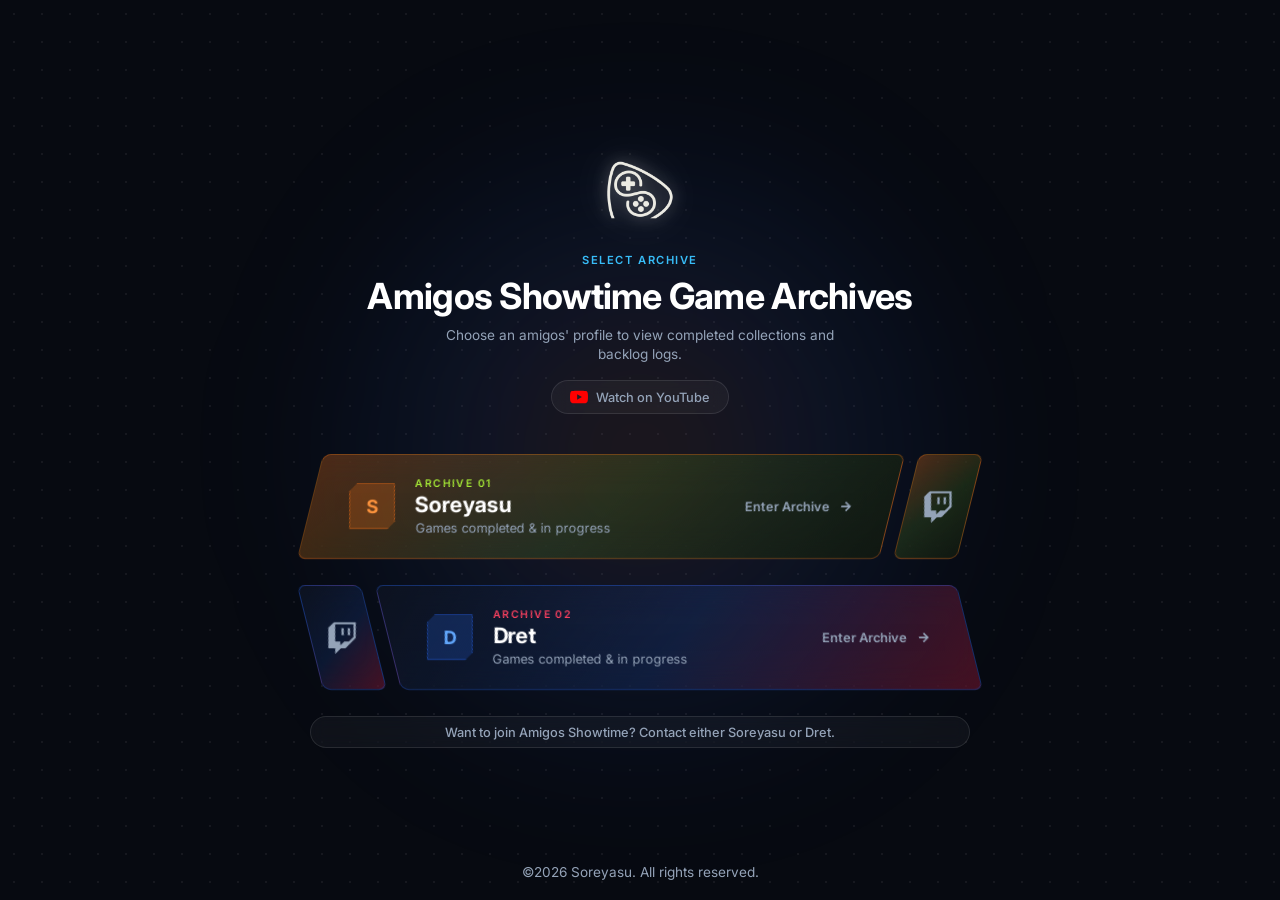
<file: index.html>
<!DOCTYPE html>
<html lang="en">

<head>
  <meta charset="UTF-8">
  <title>Game Archives | Portal</title>
  <meta name="viewport" content="width=device-width, initial-scale=1.0">
  <link rel="preconnect" href="https://fonts.googleapis.com">
  <link rel="preconnect" href="https://fonts.gstatic.com" crossorigin>
  <link href="https://fonts.googleapis.com/css2?family=Inter:wght@400;500;600;700&display=swap" rel="stylesheet">
  <link rel="stylesheet" href="./css/portal.css">
</head>

<body>

  <div class="glow-bg"></div>

  <main class="portal-container">
    <header class="portal-header">
      <img src="./img/newlogoplectrumLight.png" alt="Amigos Showtime Logo" class="portal-logo">
      <span class="sub-badge">Select Archive</span>
      <h1>Amigos Showtime Game Archives</h1>
      <p class="portal-desc">Choose an amigos' profile to view completed collections and backlog logs.</p>
      <a href="https://youtube.com/@amigosshowtime" target="_blank" rel="noopener noreferrer" class="channel-link" title="Watch Amigos Showtime on YouTube">
        <svg width="18" height="18" viewBox="0 0 24 24" fill="currentColor">
          <path d="M23.498 6.186a3.016 3.016 0 0 0-2.122-2.136C19.505 3.545 12 3.545 12 3.545s-7.505 0-9.377.505A3.017 3.017 0 0 0 .502 6.186C0 8.07 0 12 0 12s0 3.93.502 5.814a3.016 3.016 0 0 0 2.122 2.136c1.871.505 9.376.505 9.376.505s7.505 0 9.377-.505a3.015 3.015 0 0 0 2.122-2.136C24 15.93 24 12 24 12s0-3.93-.502-5.814zM9.545 15.568V8.432L15.818 12l-6.273 3.568z"/>
        </svg>
        <span>Watch on YouTube</span>
      </a>
    </header>

    <!-- Zig-Zag Stage with Twitch Action Tiles -->
    <div class="bars-stage">

    <!-- Soreyasu Row -->
      <div class="portal-row">
        <a href="pages/soreyasu.html" class="portal-bar bar-zigzag-left theme-orange-olive">
          <span class="sweep-glow"></span>
          <div class="bar-inner">
            <div class="bar-left">
              <div class="avatar-tag">S</div>
              <div class="bar-info">
                <span class="profile-role">Archive 01</span>
                <h2>Soreyasu</h2>
                <p>Games completed & in progress</p>
              </div>
            </div>
            <div class="enter-btn">
              <span>Enter Archive</span>
              <svg width="15" height="15" viewBox="0 0 24 24" fill="none" stroke="currentColor" stroke-width="2.5">
                <path d="M5 12h14M12 5l7 7-7 7" />
              </svg>
            </div>
          </div>
        </a>

        <a href="https://twitch.tv/soreyasu" target="_blank" rel="noopener noreferrer" class="twitch-btn twitch-top theme-orange-olive" title="Watch Soreyasu on Twitch">
          <svg class="twitch-icon" width="20" height="20" viewBox="0 0 24 24" fill="currentColor">
            <path d="M11.571 4.714h1.715v5.143H11.57zm4.715 0H18v5.143h-1.714zM6 0L1.714 4.286v15.428h5.143V24l4.286-4.286h3.428L22.286 12V0zm14.571 11.143l-3.428 3.428h-3.429l-3 3v-3H6.857V1.714h13.714Z"/>
          </svg>
        </a>
      </div>

      <!-- Dret Row -->
      <div class="portal-row">
        <a href="https://twitch.tv/dretda" target="_blank" rel="noopener noreferrer" class="twitch-btn twitch-bottom theme-blue-red" title="Watch Dret on Twitch">
          <svg class="twitch-icon" width="20" height="20" viewBox="0 0 24 24" fill="currentColor">
            <path d="M11.571 4.714h1.715v5.143H11.57zm4.715 0H18v5.143h-1.714zM6 0L1.714 4.286v15.428h5.143V24l4.286-4.286h3.428L22.286 12V0zm14.571 11.143l-3.428 3.428h-3.429l-3 3v-3H6.857V1.714h13.714Z"/>
          </svg>
        </a>
        <a href="pages/dret.html" class="portal-bar bar-zigzag-right theme-blue-red">
          <span class="sweep-glow"></span>
          <div class="bar-inner">
            <div class="bar-left">
              <div class="avatar-tag">D</div>
              <div class="bar-info">
                <span class="profile-role">Archive 02</span>
                <h2>Dret</h2>
                <p>Games completed & in progress</p>
              </div>
            </div>
            <div class="enter-btn">
              <span>Enter Archive</span>
              <svg width="15" height="15" viewBox="0 0 24 24" fill="none" stroke="currentColor" stroke-width="2.5">
                <path d="M5 12h14M12 5l7 7-7 7" />
              </svg>
            </div>
          </div>
        </a> 
      </div>
      <div class="join"><span>Want to join Amigos Showtime? Contact either Soreyasu or Dret.</span></div>
    </div>
  </main>

  <footer>©2026 Soreyasu. All rights reserved.</footer>
</body>

</html>
</file>
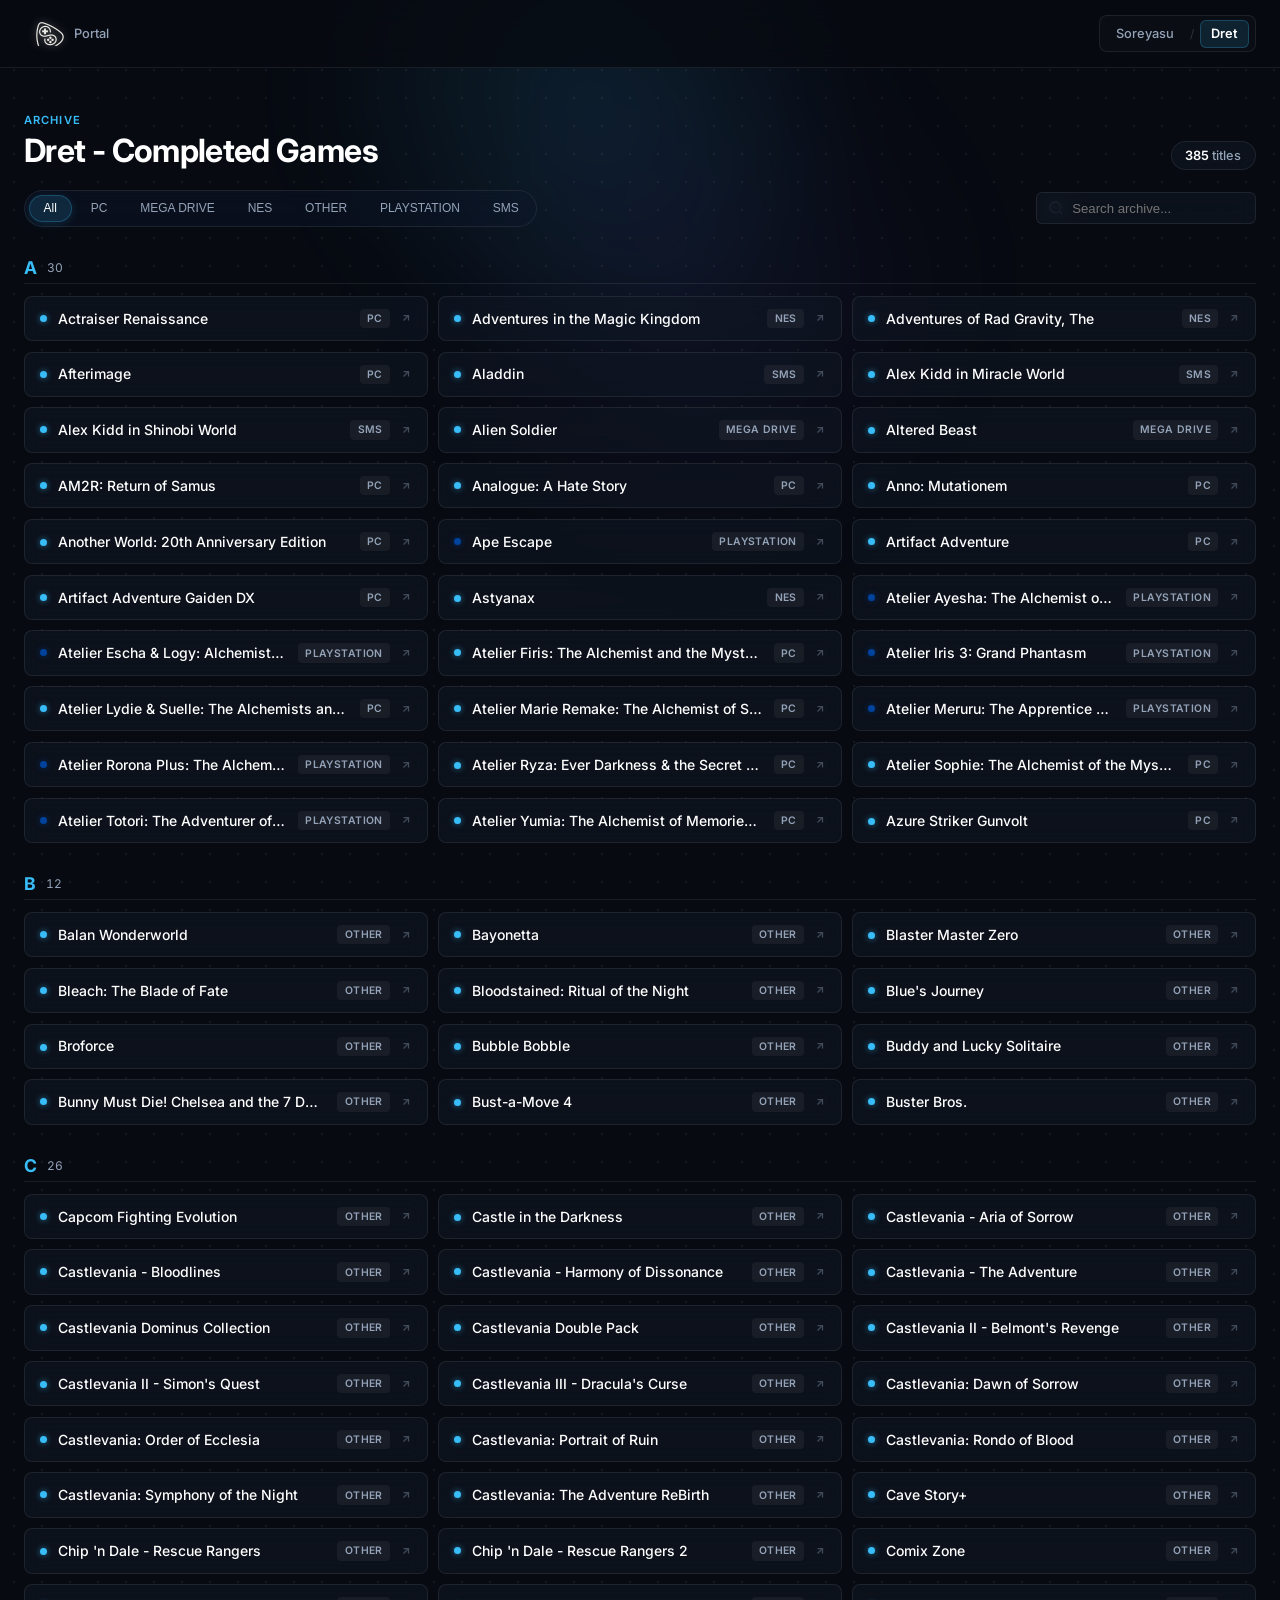
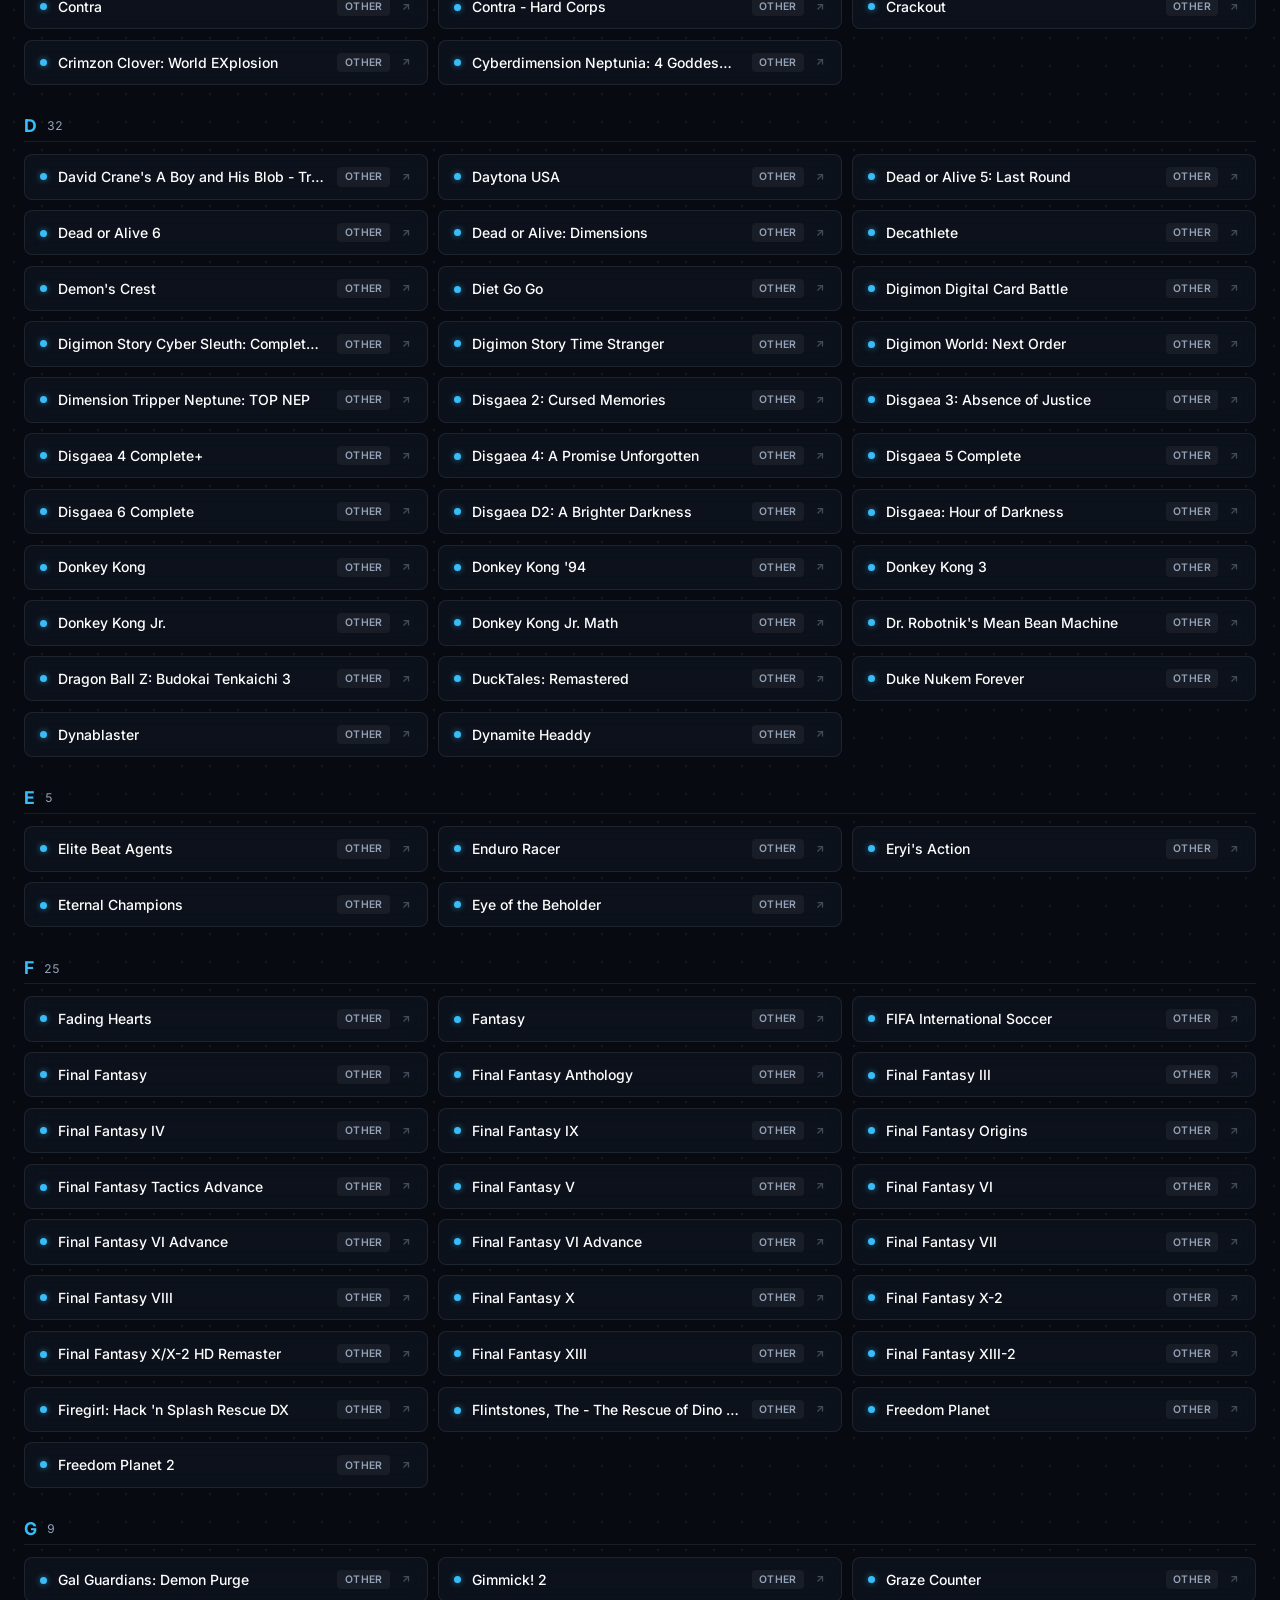
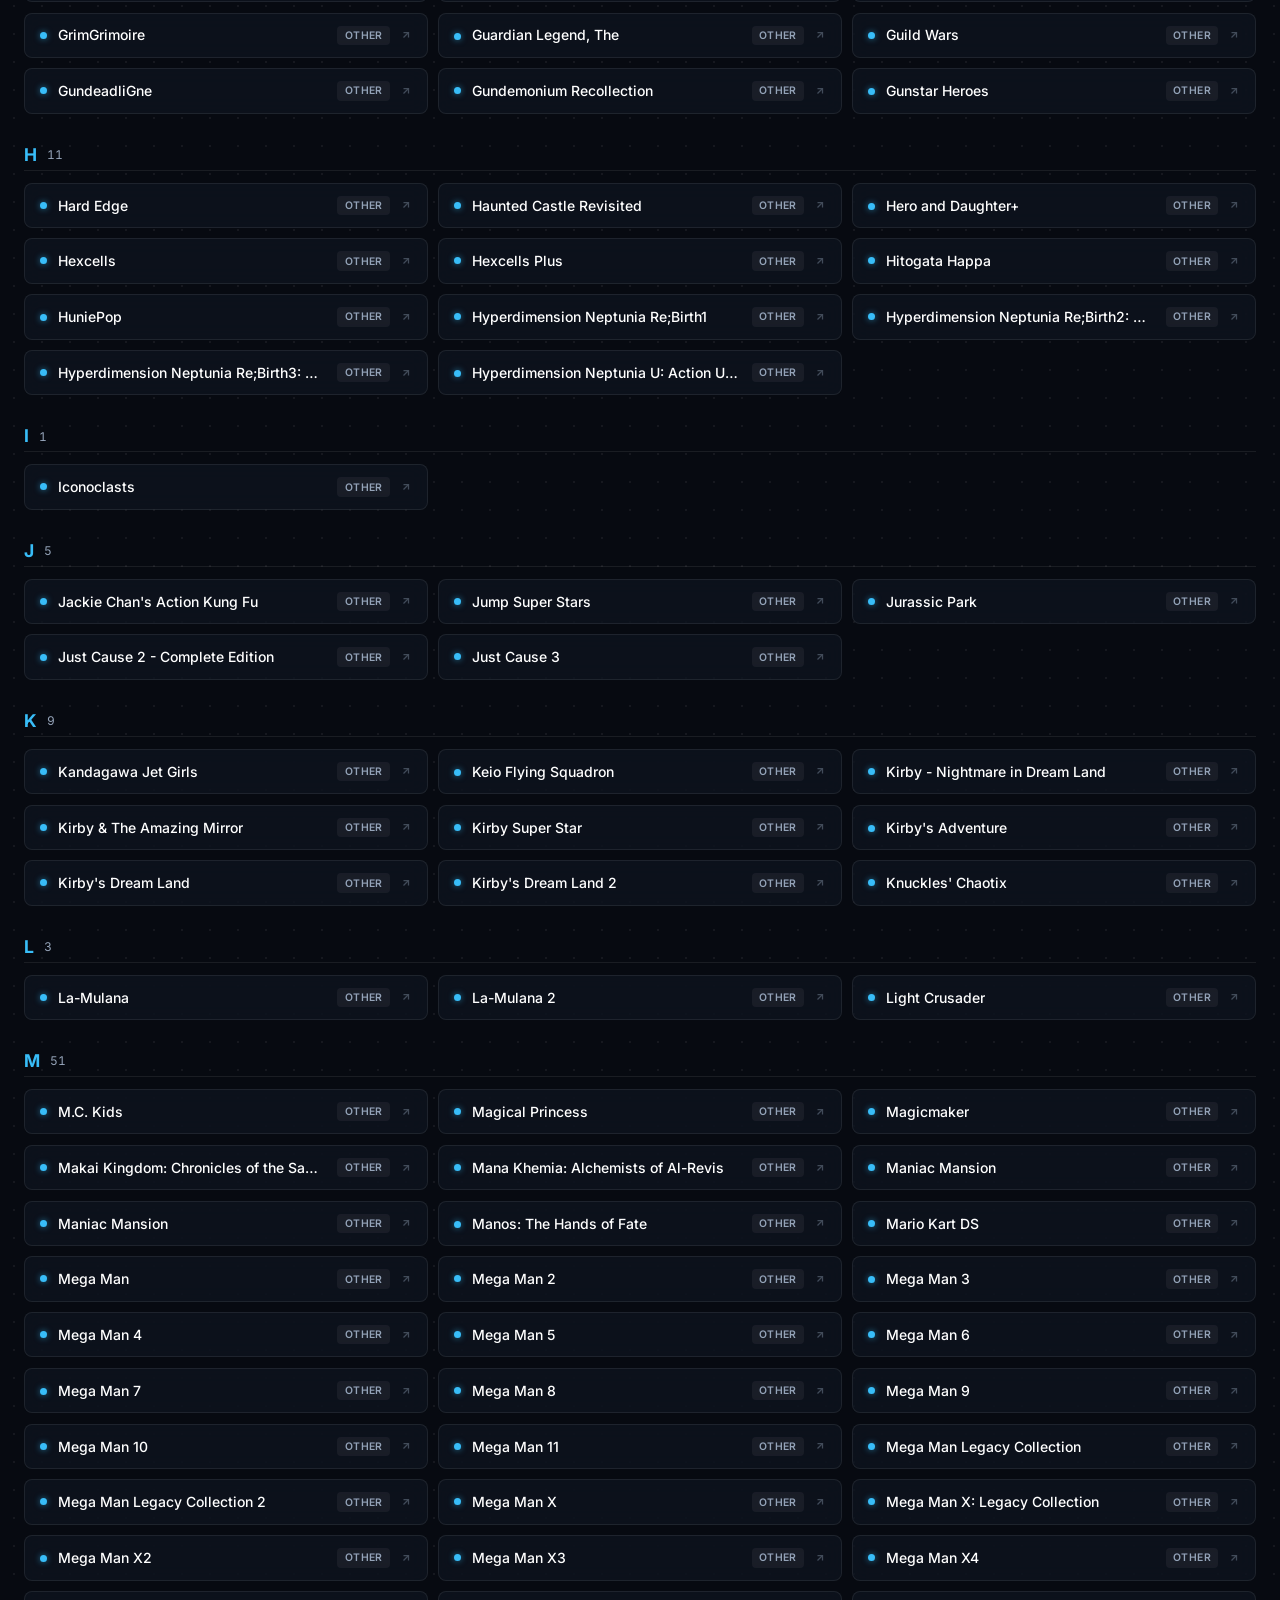
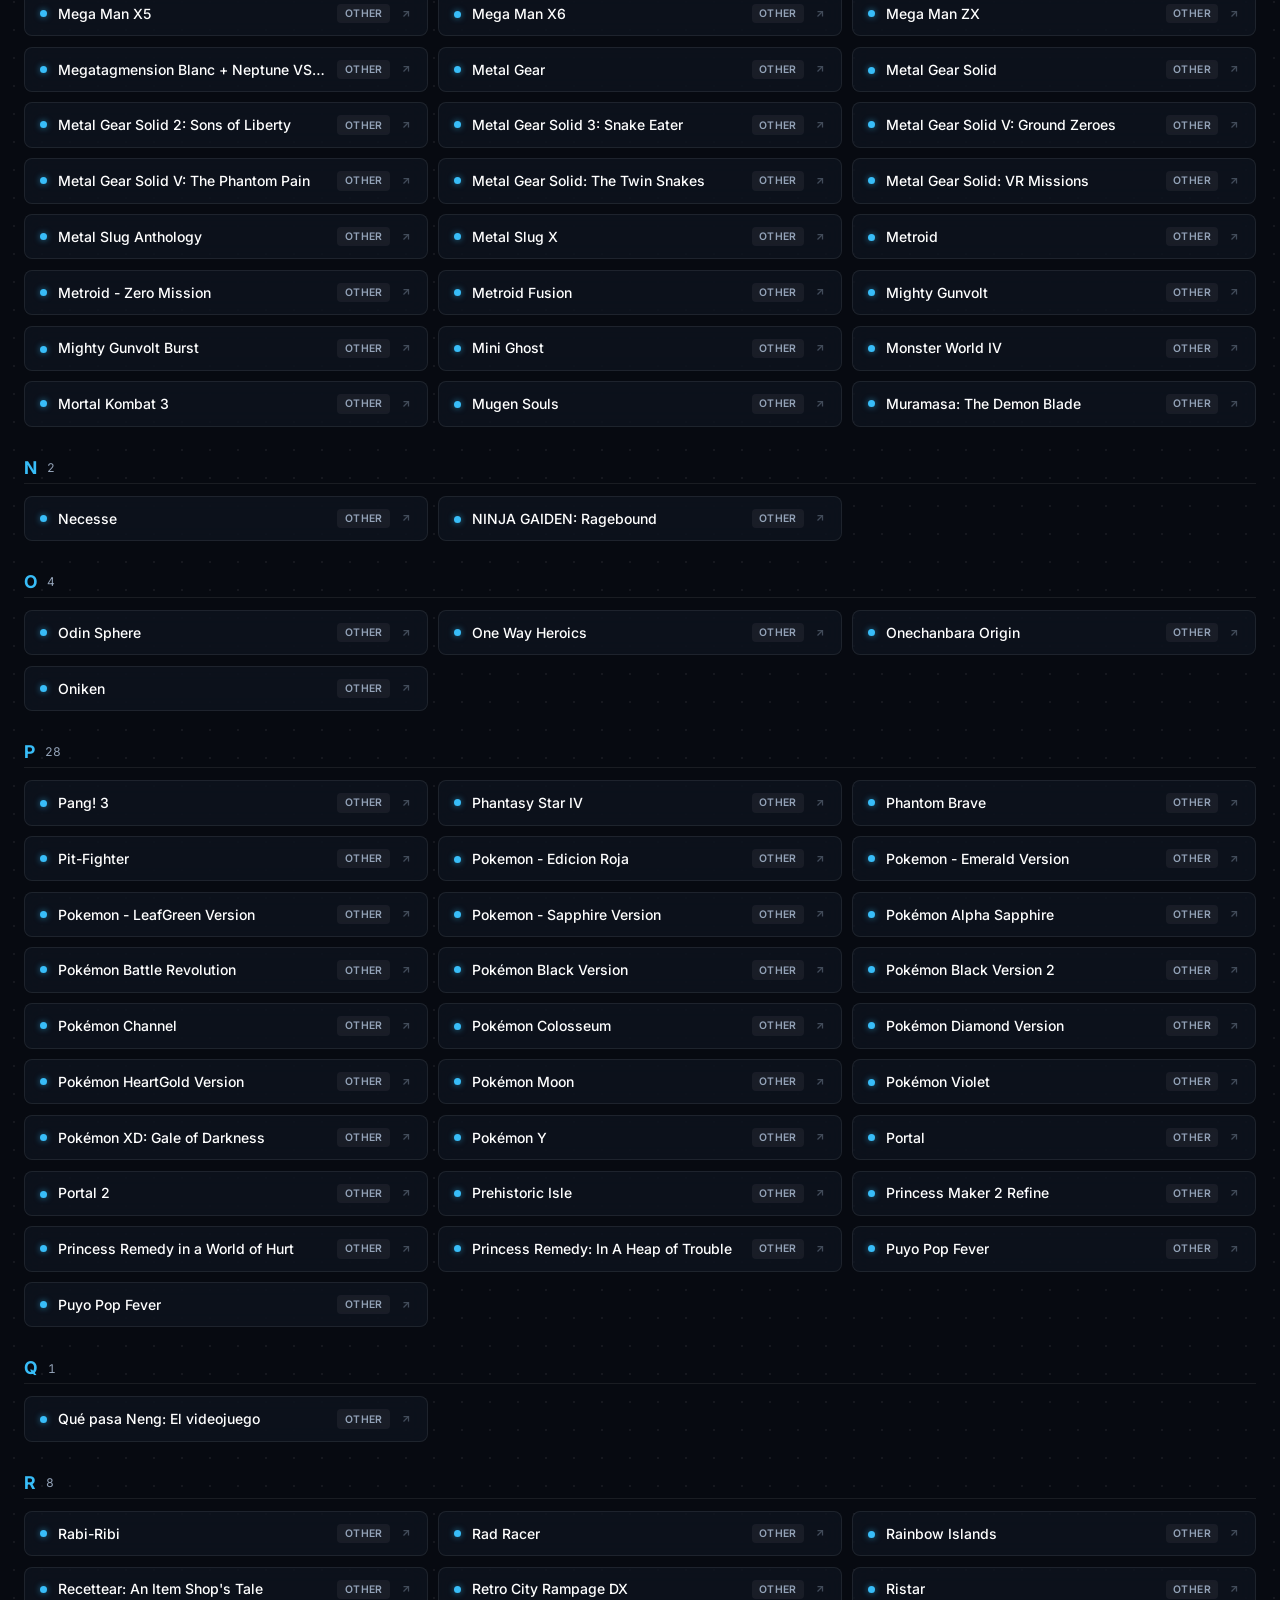
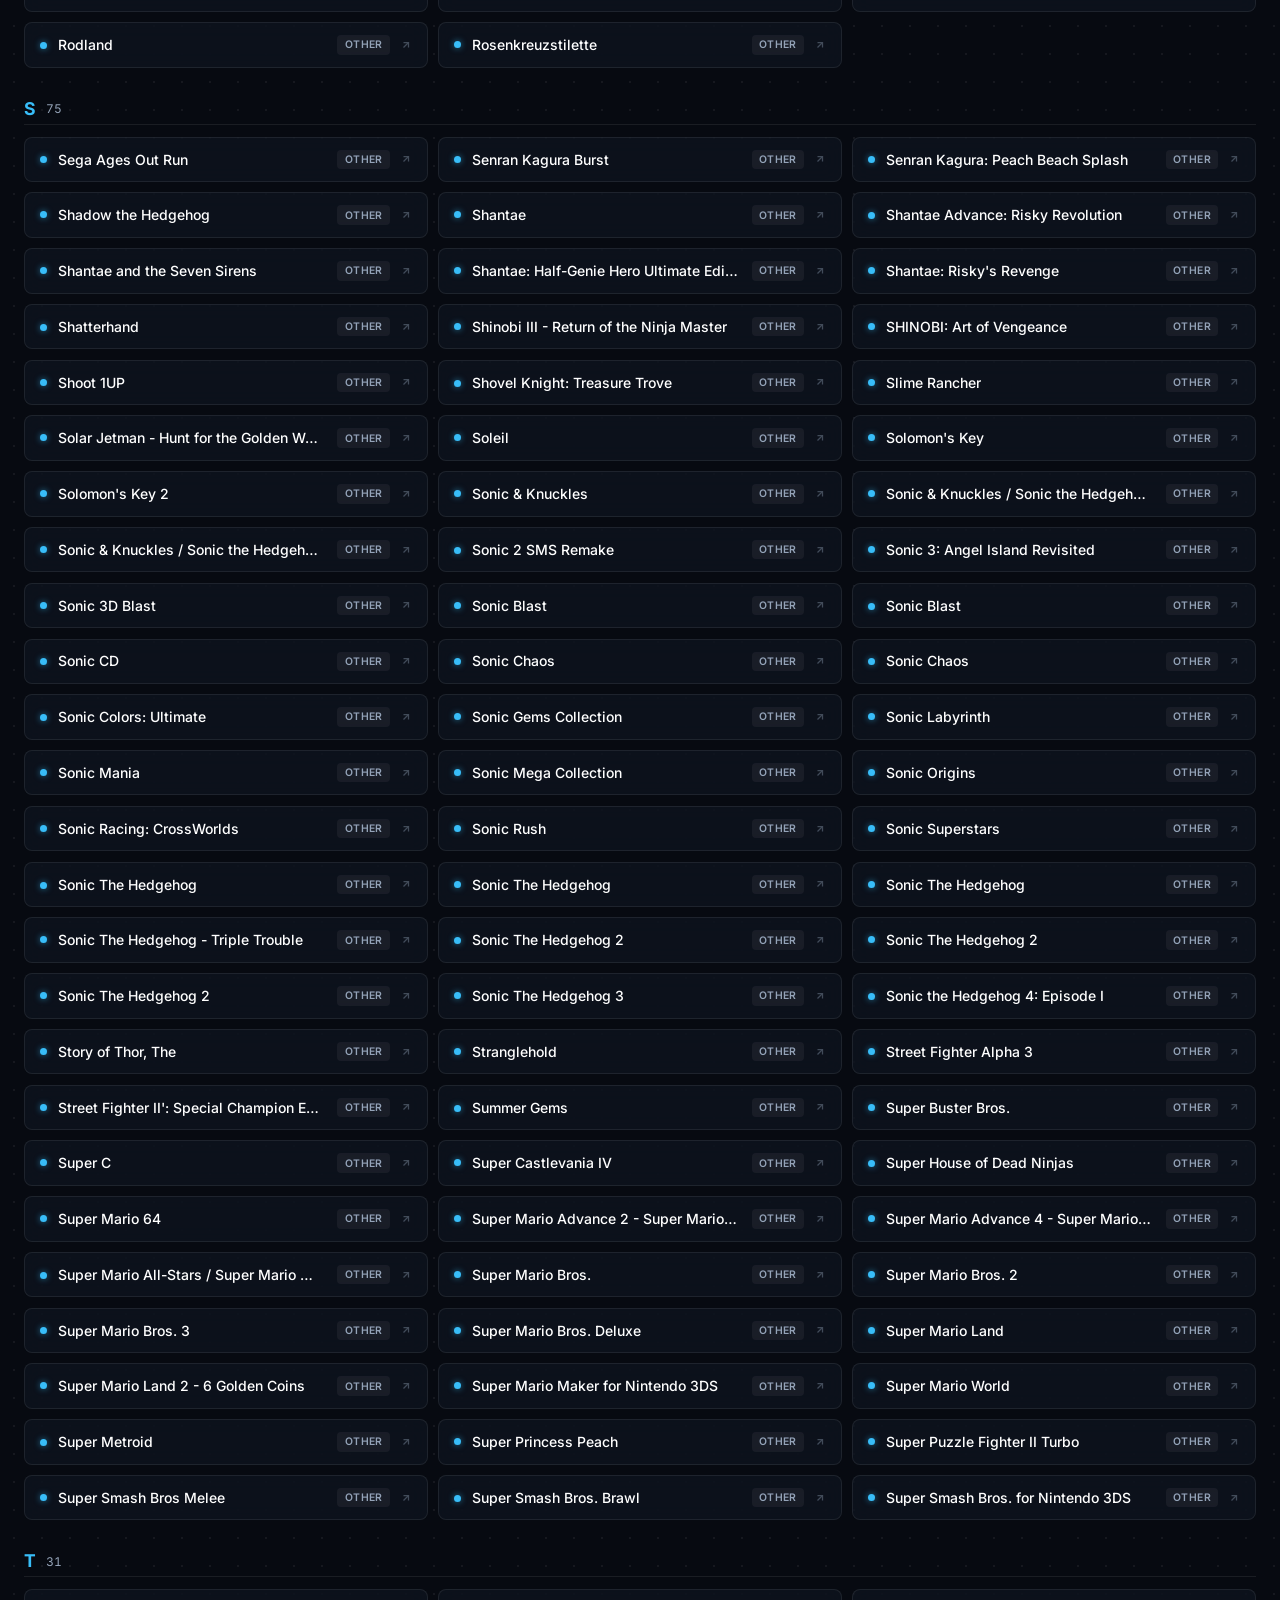
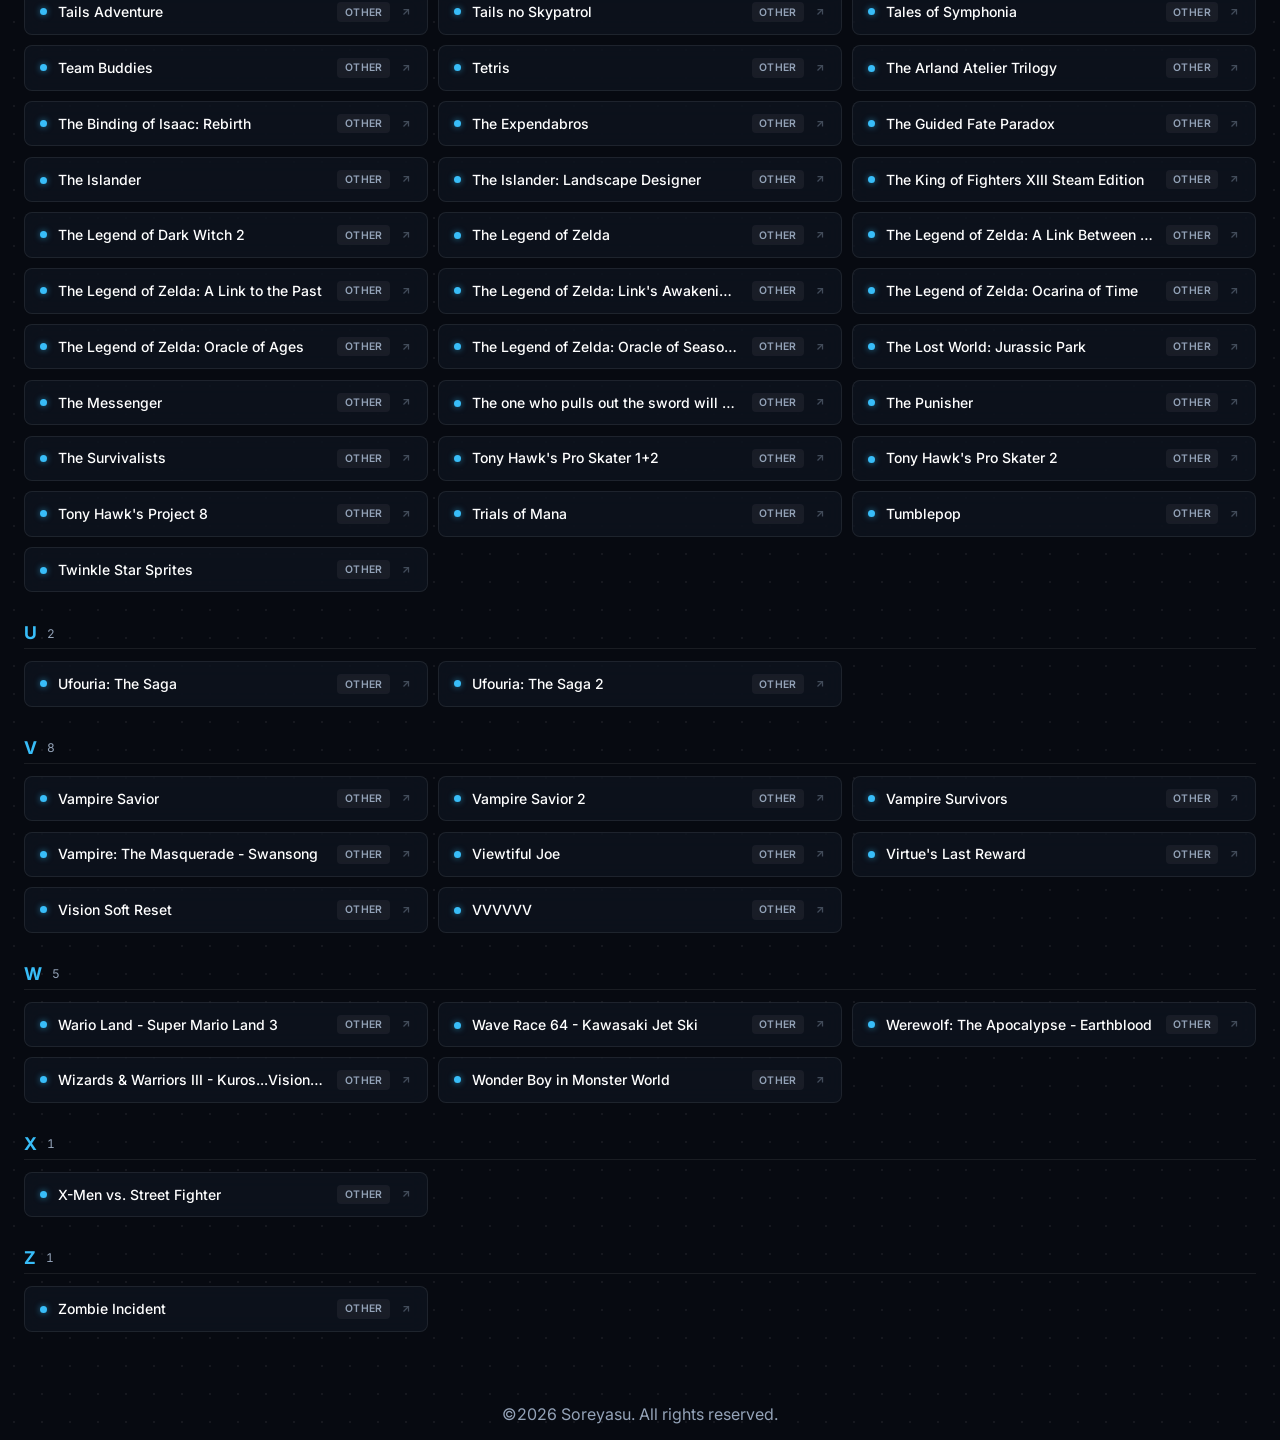
<file: pages/dret.html>
<!DOCTYPE html>
<html lang="en">
<head>
  <meta charset="UTF-8">
  <title>DRET - Completed Games</title>
  <meta name="viewport" content="width=device-width, initial-scale=1.0">
  <link rel="preconnect" href="https://fonts.googleapis.com">
  <link rel="preconnect" href="https://fonts.gstatic.com" crossorigin>
  <link href="https://fonts.googleapis.com/css2?family=Inter:wght@400;500;600;700&display=swap" rel="stylesheet">
  <link rel="stylesheet" href="../css/style.css">
</head>

<body>

  <!-- Top Navigation Bar -->
  <nav class="top-nav">
    <div class="nav-container">
      <a href="../index.html" class="nav-link nav-home">
        <img src="../img/newlogoplectrumLight.png" alt="Amigos Showtime Logo" class="nav-logo">
        <span>Portal</span>
      </a>
      <div class="nav-switch">
        <a href="soreyasu.html" class="nav-link">Soreyasu</a>
        <span class="nav-divider">/</span>
        <span class="nav-link active">Dret</span>
      </div>
    </div>
  </nav>
  <div class="glow-bg"></div>

  <div class="app-container">
    <header>
      <div class="header-main">
        <div>
          <span class="sub-badge">Archive</span>
          <h1>Dret - Completed Games</h1>
        </div>
        <div class="counter-badge">
          <span id="count">0</span> titles
        </div>
      </div>

      <div class="filter-bar">
        <nav class="platform-pills" id="platform-tabs">
          <button class="pill active" data-platform="ALL">All</button>
        </nav>

        <div class="controls">
          <div class="search-wrap">
            <svg width="16" height="16" viewBox="0 0 24 24" fill="none" stroke="currentColor" stroke-width="2"><circle cx="11" cy="11" r="8"/><path d="m21 21-4.3-4.3"/></svg>
            <input type="text" id="search" placeholder="Search archive...">
          </div>
          <!--<select id="year-filter">
            <option value="ALL">All Years</option>
          </select> -->
        </div>
      </div>
    </header>

    <main class="grid" id="game-grid"></main>
  </div>
  <footer>©2026 Soreyasu. All rights reserved.</footer>
  <script src="../scripts/script.js"></script>
</body>
</html>
</file>
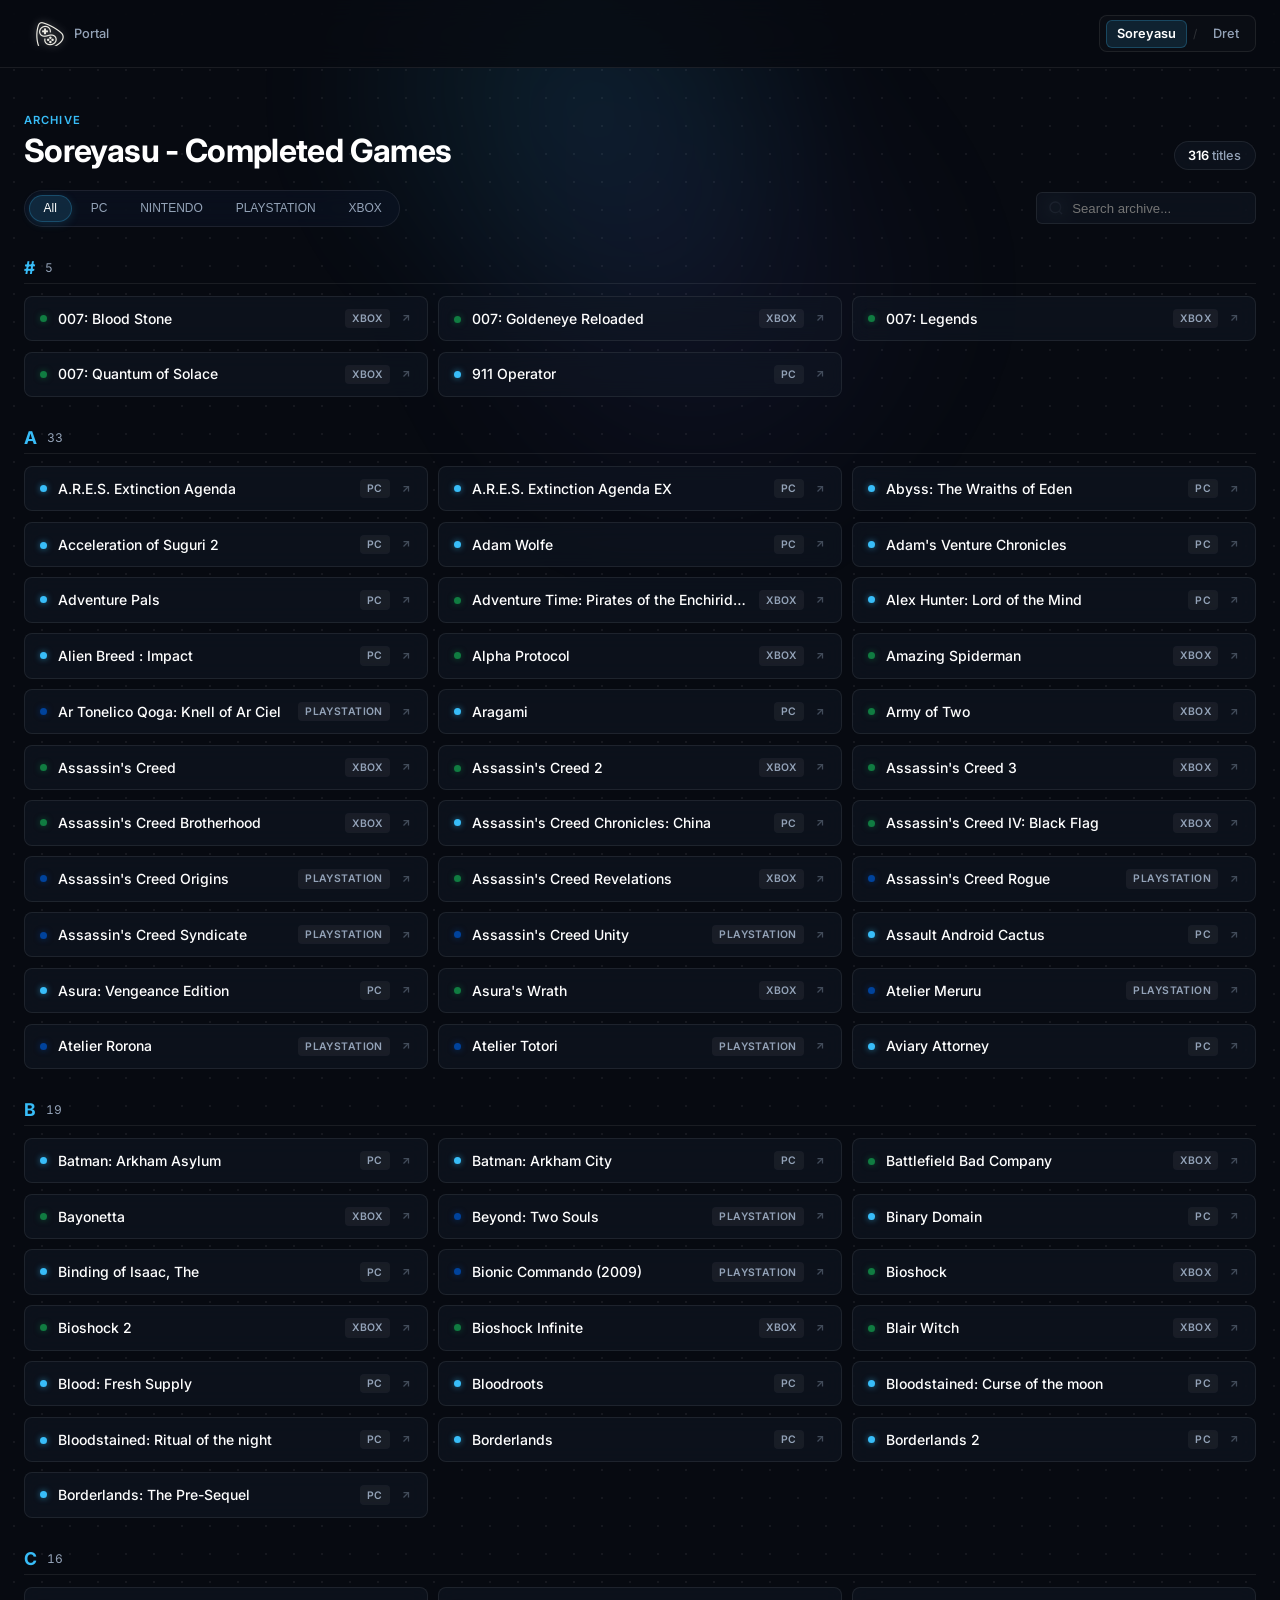
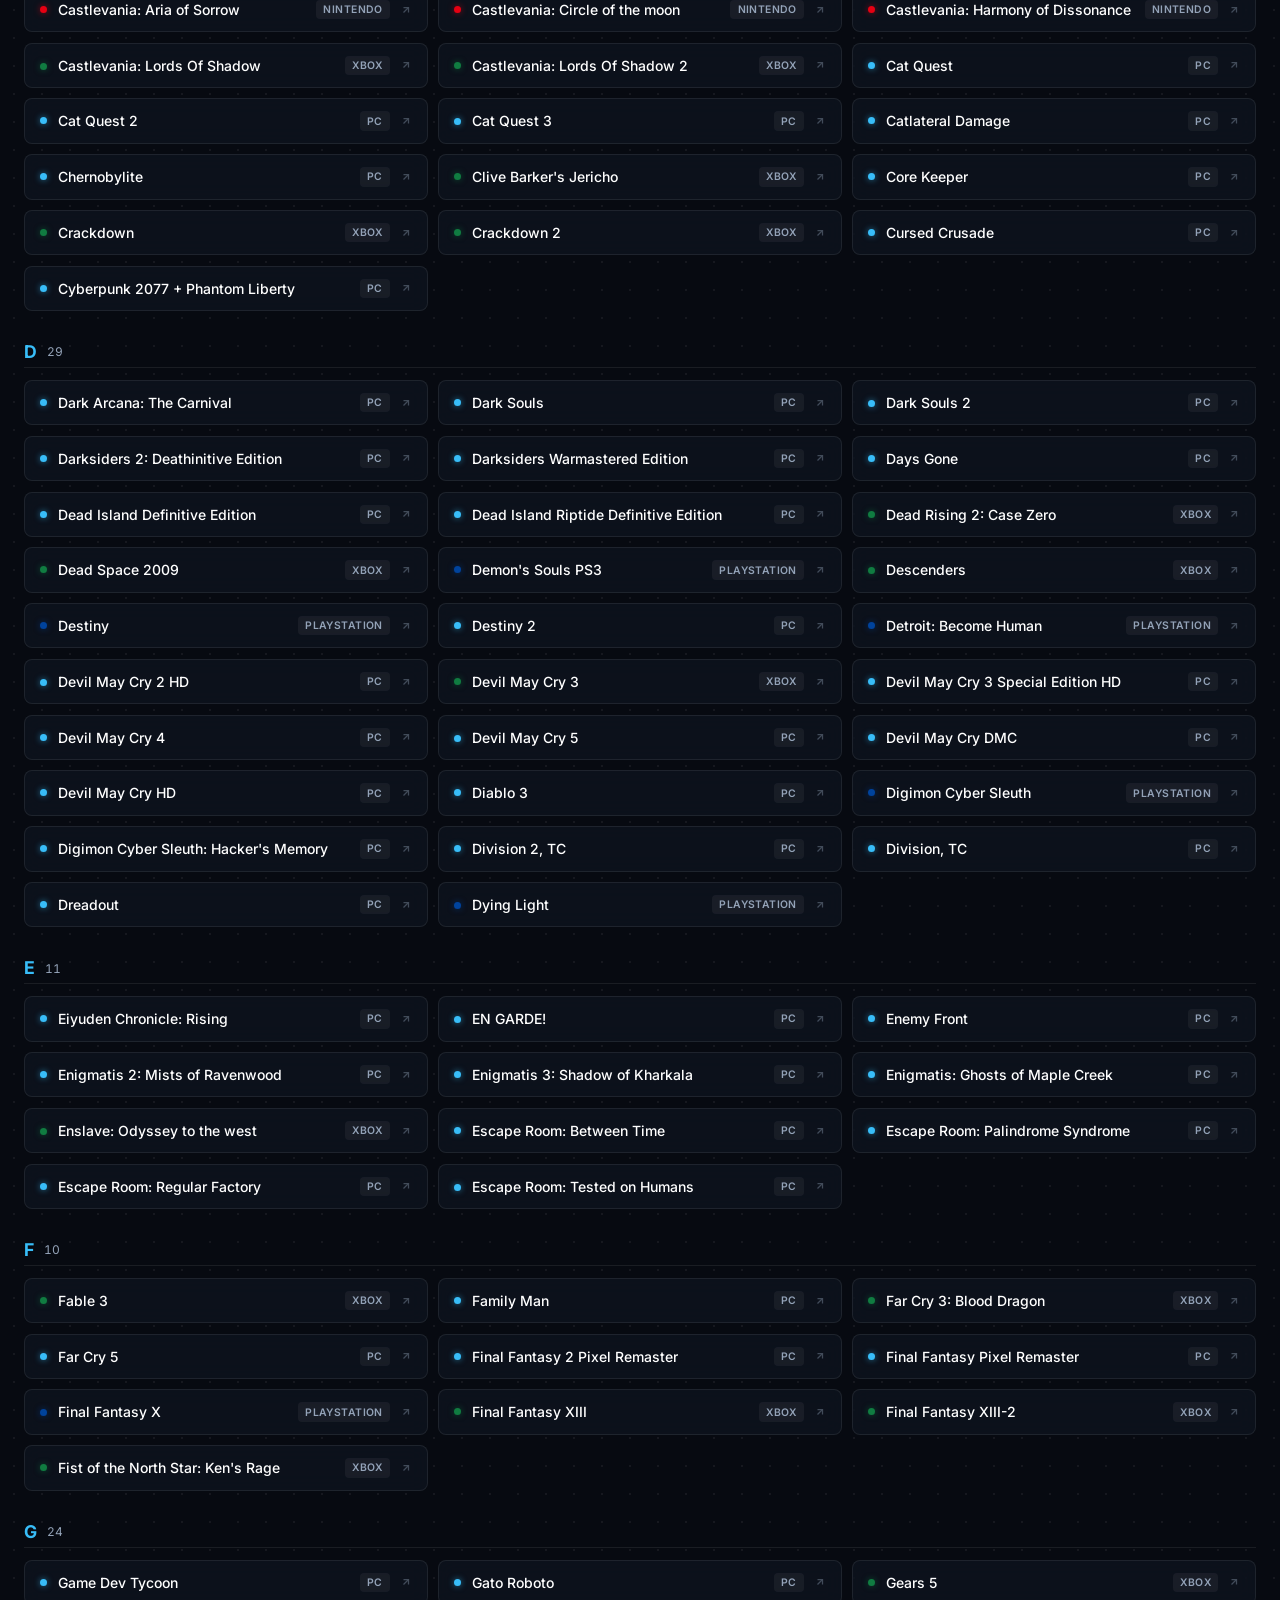
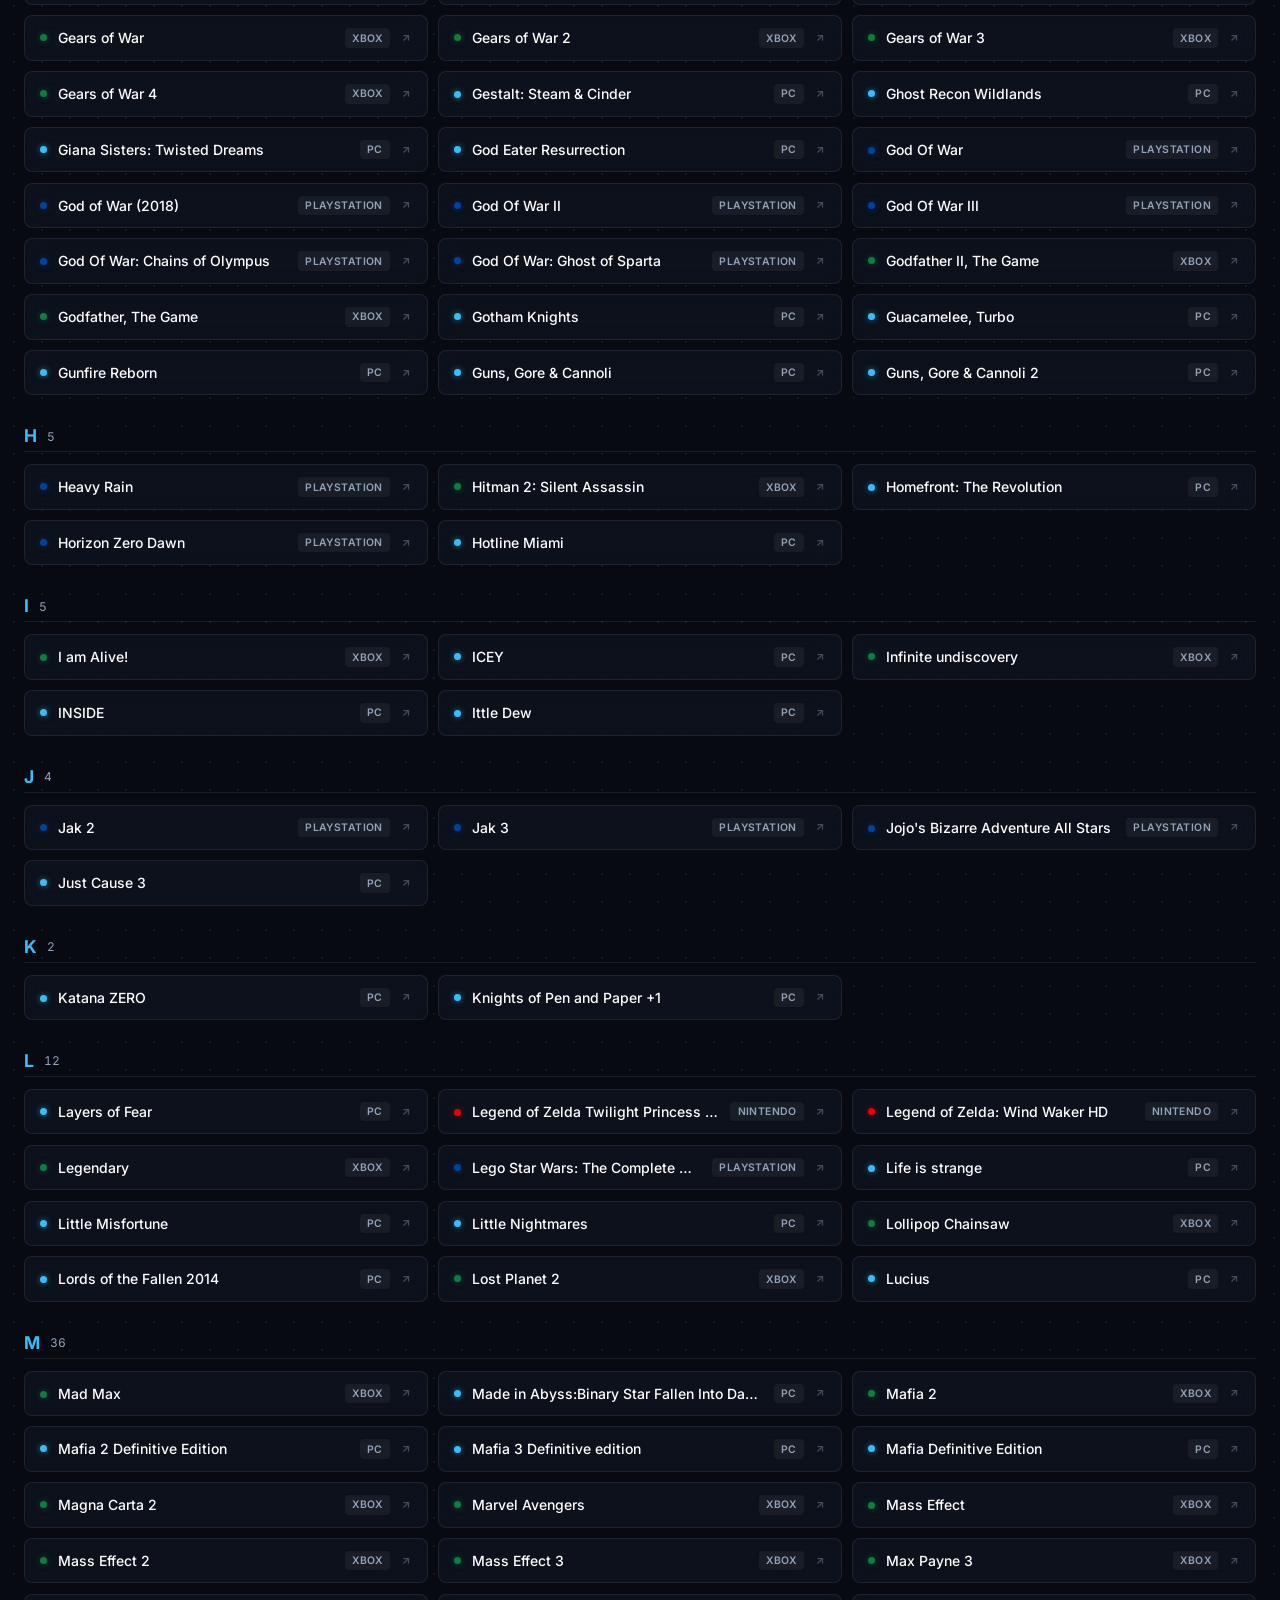
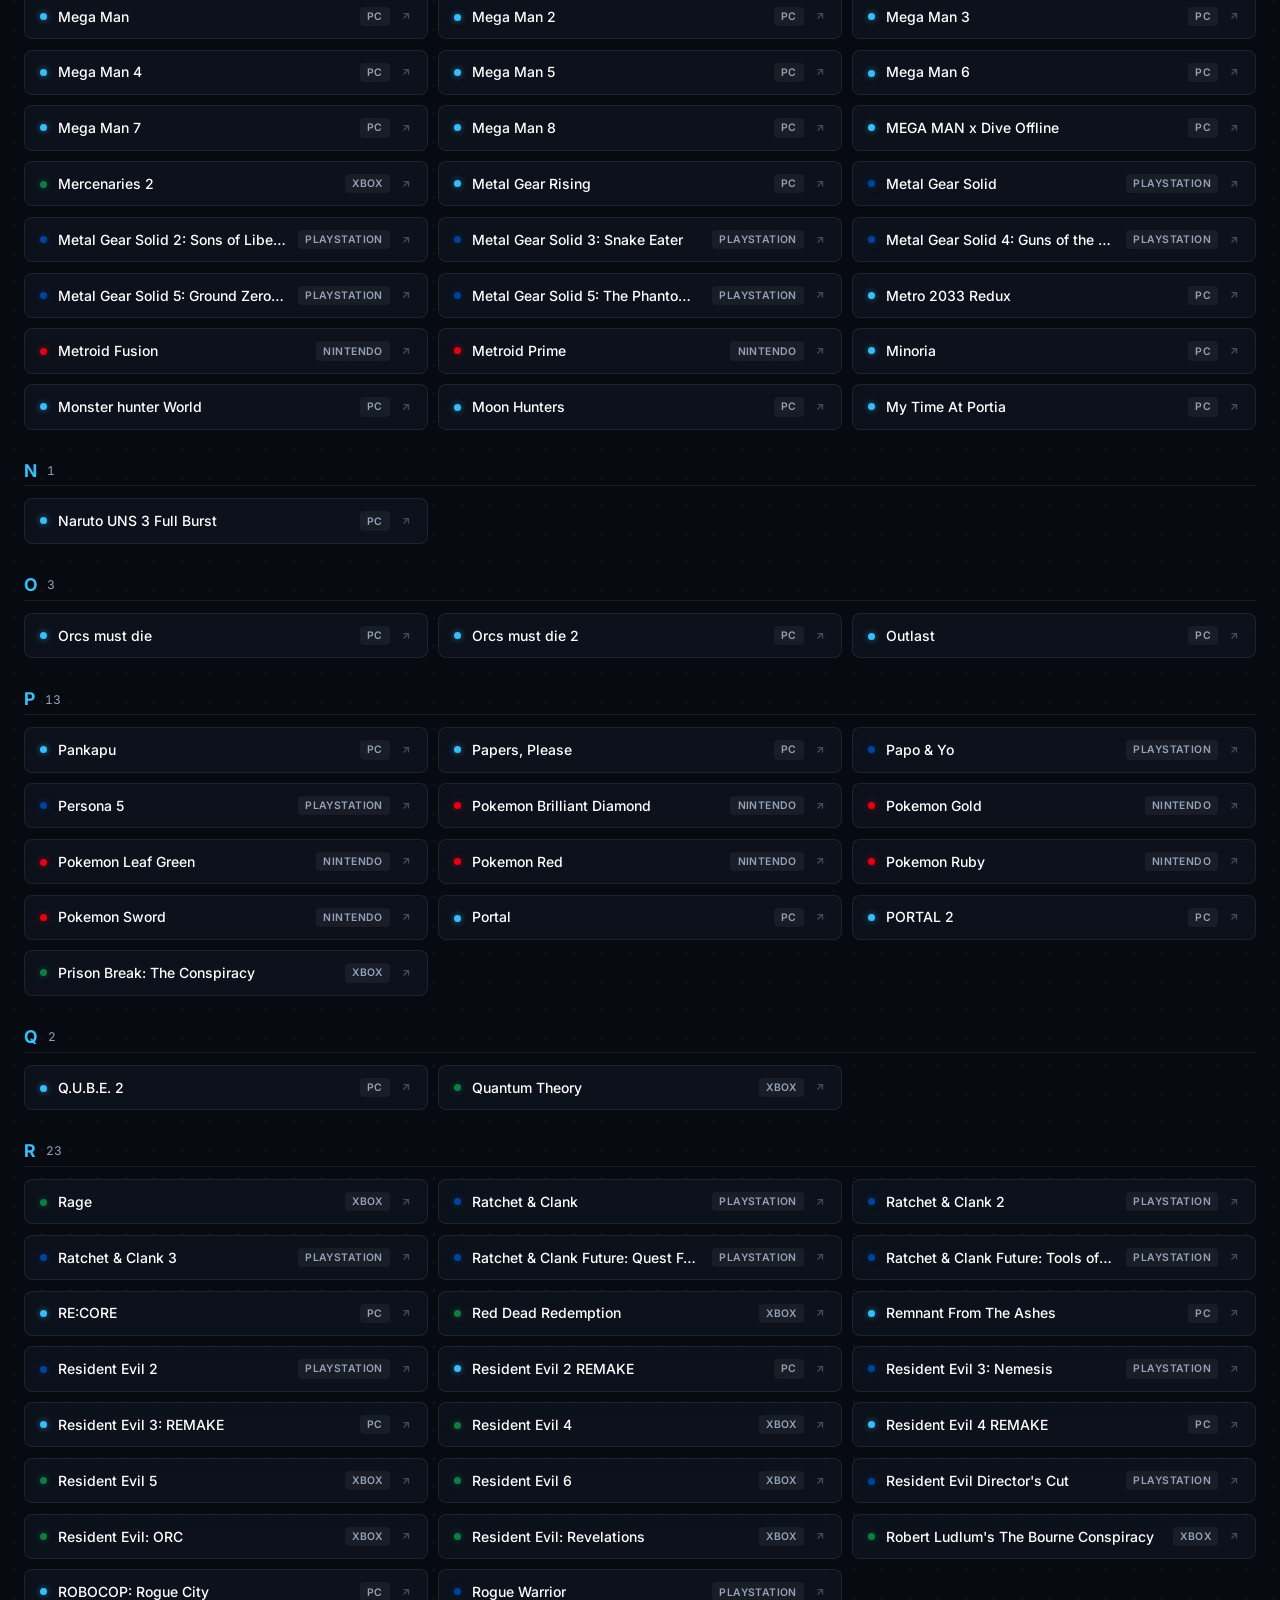
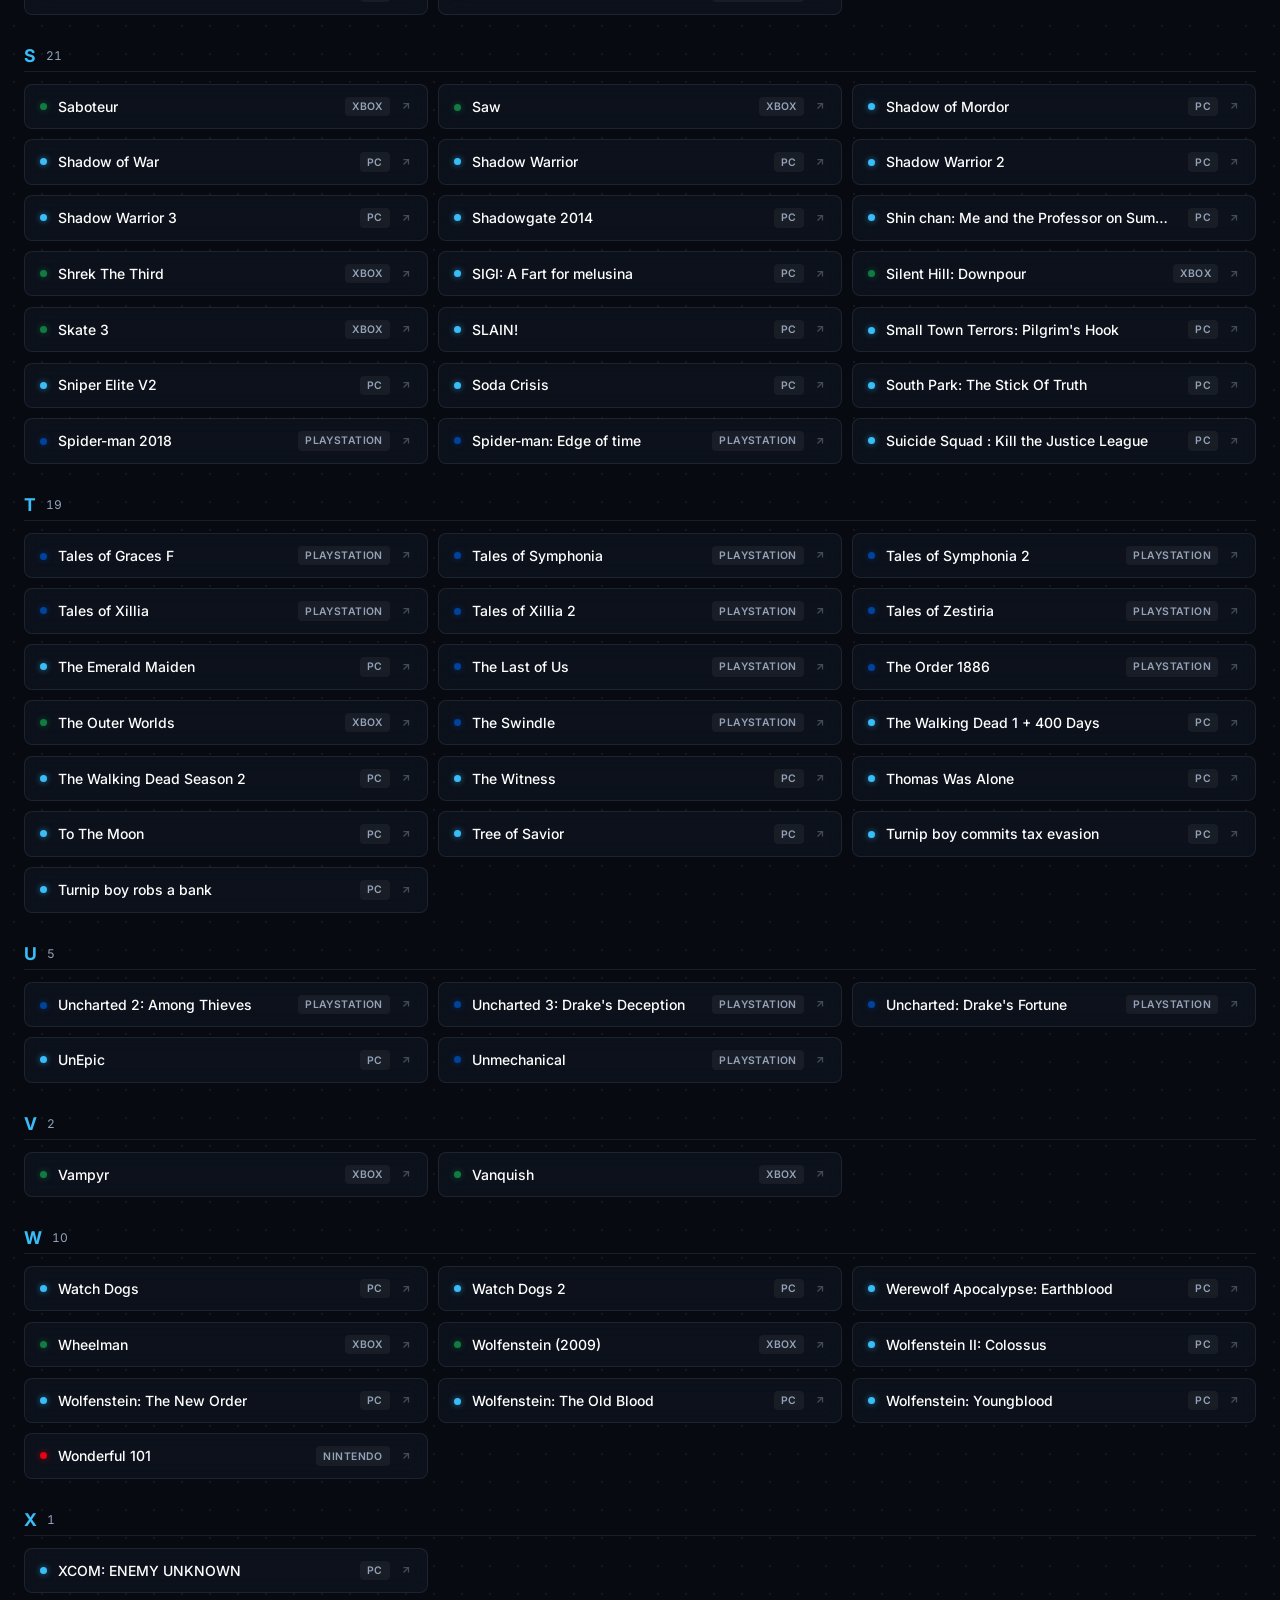
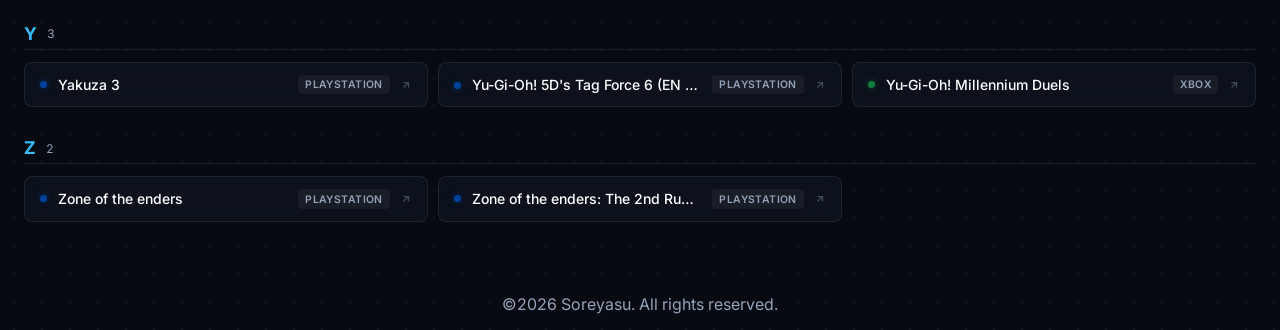
<file: pages/soreyasu.html>
<!DOCTYPE html>
<html lang="en">
<head>
  <meta charset="UTF-8">
  <title>SOREYASU - Completed Games</title>
  <meta name="viewport" content="width=device-width, initial-scale=1.0">
  <link rel="preconnect" href="https://fonts.googleapis.com">
  <link rel="preconnect" href="https://fonts.gstatic.com" crossorigin>
  <link href="https://fonts.googleapis.com/css2?family=Inter:wght@400;500;600;700&display=swap" rel="stylesheet">
  <link rel="stylesheet" href="../css/style.css">
</head>

<body>

  <!-- Top Navigation Bar -->
  <nav class="top-nav">
    <div class="nav-container">
      <a href="../index.html" class="nav-link nav-home">
        <img src="../img/newlogoplectrumLight.png" alt="Amigos Showtime Logo" class="nav-logo">
        <span>Portal</span>
      </a>

      <div class="nav-switch">
        <span class="nav-link active">Soreyasu</span>
        <span class="nav-divider">/</span>
        <a href="dret.html" class="nav-link">Dret</a>
      </div>
    </div>
  </nav>
  <div class="glow-bg"></div>

  <div class="app-container">
    <header>
      <div class="header-main">
        <div>
          <span class="sub-badge">Archive</span>
          <h1>Soreyasu - Completed Games</h1>
        </div>
        <div class="counter-badge">
          <span id="count">0</span> titles
        </div>
      </div>

      <div class="filter-bar">
        <nav class="platform-pills" id="platform-tabs">
          <button class="pill active" data-platform="ALL">All</button>
        </nav>

        <div class="controls">
          <div class="search-wrap">
            <svg width="16" height="16" viewBox="0 0 24 24" fill="none" stroke="currentColor" stroke-width="2"><circle cx="11" cy="11" r="8"/><path d="m21 21-4.3-4.3"/></svg>
            <input type="text" id="search" placeholder="Search archive...">
          </div>
          <!--<select id="year-filter">
            <option value="ALL">All Years</option>
          </select> -->
        </div>
      </div>
    </header>

    <main class="grid" id="game-grid"></main>
  </div>
  <footer>©2026 Soreyasu. All rights reserved.</footer>
  <script src="../scripts/script.js"></script>
</body>
</html>
</file>
<file: css/portal.css>
:root {
  --bg: #070a11;
  --surface: rgba(18, 24, 38, 0.7);
  --border: rgba(255, 255, 255, 0.1);
  --text: #f1f5f9;
  --text-muted: #94a3b8;
  --accent-cyan: #38bdf8;
  --accent-purple: #a855f7;
}

* {
  box-sizing: border-box;
  margin: 0;
  padding: 0;
}

body {
  background-color: var(--bg);
  background-image: radial-gradient(rgba(255, 255, 255, 0.06) 1px, transparent 1px);
  background-size: 28px 28px;
  color: var(--text);
  font-family: 'Inter', -apple-system, BlinkMacSystemFont, "Segoe UI", Roboto, sans-serif;
  min-height: 100vh;
  display: flex;
  align-items: center;
  justify-content: center;
  padding: 2rem 1.5rem;
  position: relative;
  overflow-x: hidden;
  -webkit-font-smoothing: antialiased;
}



.portal-logo {
  width: 76px;
  height: auto;
  display: block;
  margin: 0 auto 1.25rem;
  /* Stacking drop-shadows creates a brighter core with a softer outer fade */
  filter: drop-shadow(0 0 8px rgba(255, 255, 255, 0.4)) 
          drop-shadow(0 0 24px rgba(255, 255, 255, 0.15));
  animation: logo-glow 3s ease-in-out infinite alternate;
  transition: transform 0.3s ease;
}

.portal-logo:hover {
  transform: scale(1.05);
}

/* Continuous breathing light glow */
@keyframes logo-glow {
  0% {
    filter: drop-shadow(0 0 8px rgba(255, 255, 255, 0.3)) 
            drop-shadow(0 0 20px rgba(255, 255, 255, 0.1));
  }
  100% {
    filter: drop-shadow(0 0 12px rgba(255, 255, 255, 0.6)) 
            drop-shadow(0 0 35px rgba(255, 255, 255, 0.3));
  }
}
/* Ambient dynamic backlights */
.glow-bg {
  position: fixed;
  top: 50%;
  left: 50%;
  transform: translate(-50%, -50%);
  width: 750px;
  height: 600px;
  background: radial-gradient(circle, rgba(249, 115, 22, 0.14) 0%, rgba(37, 99, 235, 0.12) 40%, transparent 70%);
  filter: blur(80px);
  pointer-events: none;
  z-index: 0;
}

.portal-container {
  max-width: 660px;
  width: 100%;
  position: relative;
  z-index: 1;
  display: flex;
  flex-direction: column;
  align-items: center;
  gap: 2.5rem;
}

.portal-header {
  text-align: center;
}

.sub-badge {
  font-size: 0.7rem;
  font-weight: 600;
  letter-spacing: 0.14em;
  text-transform: uppercase;
  color: var(--accent-cyan);
}

.portal-header h1 {
  font-size: 2.25rem;
  font-weight: 700;
  letter-spacing: -0.02em;
  color: #fff;
  margin: 0.35rem 0 0.5rem;
}

.portal-desc {
  font-size: 0.85rem;
  color: var(--text-muted);
  max-width: 440px;
  line-height: 1.4;
  margin: 0 auto;
  text-align: center;
}

/* =========================================================
   Zig-Zag Stage & Row Layout
   ========================================================= */
.bars-stage {
  width: 100%;
  display: flex;
  flex-direction: column;
  gap: 1.6rem;
  position: relative;
}

.portal-row {
  display: flex;
  align-items: stretch;
  gap: 0.85rem;
  width: 100%;
}

/* Base Bar Layout */
.portal-bar {
  flex: 1;
  position: relative;
  display: block;
  padding: 1.4rem 2.4rem;
  text-decoration: none;
  color: inherit;
  backdrop-filter: blur(16px);
  -webkit-backdrop-filter: blur(16px);
  overflow: hidden;
  transition: transform 0.3s cubic-bezier(0.16, 1, 0.3, 1), 
              box-shadow 0.3s ease,
              border-color 0.25s ease;
}

/* Base Twitch Tile */
.twitch-btn {
  width: 64px;
  display: flex;
  align-items: center;
  justify-content: center;
  text-decoration: none;
  backdrop-filter: blur(16px);
  -webkit-backdrop-filter: blur(16px);
  color: var(--text-muted);
  transition: transform 0.3s cubic-bezier(0.16, 1, 0.3, 1),
              color 0.2s ease,
              border-color 0.25s ease,
              box-shadow 0.3s ease;
}

.twitch-icon {
  transition: transform 0.2s ease, color 0.2s ease;
  width: 32px;
  height: 32px;
}

/* =========================================================
   ROW 1: SOREYASU (Top Bar + Top Twitch)
   Both skew to the right (\)
   ========================================================= */
.bar-zigzag-left {
  clip-path: none;
  transform: skewX(-14deg);
  border-radius: 8px;
}

.bar-zigzag-left .bar-inner {
  transform: skewX(14deg); /* Straightens content */
}

.twitch-btn.twitch-top {
  clip-path: none;
  transform: skewX(-14deg);
  border-radius: 8px;
}

.twitch-btn.twitch-top .twitch-icon {
  transform: skewX(14deg); /* Straightens icon */
}

.bar-zigzag-left:hover,
.twitch-btn.twitch-top:hover {
  transform: skewX(-14deg) translateY(-3px);
}

.twitch-btn.twitch-top:hover {
  color: #9146ff;
  box-shadow: 0 0 20px rgba(145, 70, 255, 0.35);
}


/* =========================================================
   ROW 2: DRET (Bottom Bar + Bottom Twitch)
   Both skew to the left (/)
   ========================================================= */
.bar-zigzag-right {
  clip-path: none;
  transform: skewX(14deg);
  border-radius: 8px;
}

.bar-zigzag-right .bar-inner {
  transform: skewX(-14deg); /* Straightens content */
}

.twitch-btn.twitch-bottom {
  clip-path: none;
  transform: skewX(14deg);
  border-radius: 8px;
}

.twitch-btn.twitch-bottom .twitch-icon {
  transform: skewX(-14deg); /* Straightens icon */
}

.bar-zigzag-right:hover,
.twitch-btn.twitch-bottom:hover {
  transform: skewX(14deg) translateY(-3px);
}

.twitch-btn.twitch-bottom:hover {
  color: #9146ff;
  box-shadow: 0 0 20px rgba(145, 70, 255, 0.35);
}

/* =========================================================
   Inner Elements & Animations
   ========================================================= */
.bar-inner {
  display: flex;
  align-items: center;
  justify-content: space-between;
  width: 100%;
  gap: 1rem;
}

/* Light Sweep Beam */
.sweep-glow {
  position: absolute;
  top: 0;
  left: -120%;
  width: 70%;
  height: 100%;
  background: linear-gradient(90deg, transparent, rgba(255, 255, 255, 0.15), transparent);
  pointer-events: none;
}

.portal-bar:hover .sweep-glow {
  left: 180%;
  transition: left 0.75s ease-in-out;
}

.bar-left {
  display: flex;
  align-items: center;
  gap: 1.25rem;
}

.avatar-tag {
  width: 46px;
  height: 46px;
  min-width: 46px;
  display: flex;
  align-items: center;
  justify-content: center;
  font-weight: 700;
  font-size: 1.15rem;
  clip-path: polygon(8px 0%, 100% 0%, 100% calc(100% - 8px), calc(100% - 8px) 100%, 0% 100%, 0% 8px);
}

.bar-info {
  display: flex;
  flex-direction: column;
  gap: 0.15rem;
}

.profile-role {
  font-size: 0.65rem;
  font-weight: 600;
  letter-spacing: 0.14em;
  text-transform: uppercase;
}

.bar-info h2 {
  font-size: 1.35rem;
  font-weight: 700;
  color: #fff;
  letter-spacing: -0.01em;
  line-height: 1.2;
}

.bar-info p {
  font-size: 0.8rem;
  color: var(--text-muted);
}

.enter-btn {
  display: inline-flex;
  align-items: center;
  gap: 0.5rem;
  font-size: 0.8rem;
  font-weight: 600;
  color: var(--text-muted);
  flex-shrink: 0;
  transition: all 0.2s ease;
}

.enter-btn svg {
  transition: transform 0.2s ease;
}

.portal-bar:hover .enter-btn svg {
  transform: translateX(4px);
}
.join,
.channel-link {
  display: inline-flex;
  align-items: center;
  justify-content: center;
  gap: 0.5rem;
  margin-top: 1rem;
  padding: 0.45rem 1.1rem;
  border-radius: 9999px;
  background: rgba(255, 255, 255, 0.04);
  border: 1px solid rgba(255, 255, 255, 0.1);
  color: var(--text-muted);
  text-decoration: none;
  font-size: 0.8rem;
  font-weight: 500;
  backdrop-filter: blur(8px);
  transition: all 0.25s ease;
}
.join{
  margin-top: 0;
}

.channel-link svg {
  color: #ff0000;
  transition: transform 0.2s ease;
}

.channel-link:hover {
  color: #fff;
  border-color: rgba(255, 0, 0, 0.4);
  background: rgba(255, 0, 0, 0.08);
  box-shadow: 0 0 16px rgba(255, 0, 0, 0.2);
  transform: translateY(-2px);
}

.channel-link:hover svg {
  transform: scale(1.1);
}

/* =========================================================
   Themes & Colors
   ========================================================= */

/* Soreyasu: Orange into Olive */
.theme-orange-olive {
  background: linear-gradient(135deg, rgba(249, 115, 22, 0.28) 0%, rgba(132, 204, 22, 0.14) 50%, rgba(16, 24, 16, 0.9) 100%);
  border: 1px solid rgba(249, 115, 22, 0.35);
}

.theme-orange-olive:hover {
  background: linear-gradient(135deg, rgba(249, 115, 22, 0.44) 0%, rgba(132, 204, 22, 0.25) 50%, rgba(20, 30, 20, 0.95) 100%);
  border-color: rgba(249, 115, 22, 0.6);
  box-shadow: 0 16px 30px -8px rgba(0, 0, 0, 0.7), 0 0 25px rgba(249, 115, 22, 0.25);
}

.theme-orange-olive .avatar-tag {
  background: rgba(249, 115, 22, 0.22);
  border: 1px solid rgba(249, 115, 22, 0.5);
  color: #fb923c;
}

.theme-orange-olive .profile-role {
  color: #a3e635;
}

.theme-orange-olive:hover .enter-btn {
  color: #fb923c;
}

/* Dret: Blue into Red */
.theme-blue-red {
  background: linear-gradient(315deg, rgba(225, 29, 72, 0.28) 0%, rgba(37, 99, 235, 0.14) 50%, rgba(12, 18, 32, 0.9) 100%);
  border: 1px solid rgba(37, 99, 235, 0.35);
}

.theme-blue-red:hover {
  background: linear-gradient(315deg, rgba(225, 29, 72, 0.44) 0%, rgba(37, 99, 235, 0.25) 50%, rgba(15, 24, 44, 0.95) 100%);
  border-color: rgba(37, 99, 235, 0.6);
  box-shadow: 0 16px 30px -8px rgba(0, 0, 0, 0.7), 0 0 25px rgba(37, 99, 235, 0.25);
}

.theme-blue-red .avatar-tag {
  background: rgba(37, 99, 235, 0.22);
  border: 1px solid rgba(37, 99, 235, 0.5);
  color: #60a5fa;
}

.theme-blue-red .profile-role {
  color: #f43f5e;
}

.theme-blue-red:hover .enter-btn {
  color: #60a5fa;
}

/* Footer */
footer {
  position: absolute;
  bottom: 0;
  text-align: center;
  font-size: 0.85rem;
  color: var(--text-muted);
  padding-bottom: 1.25rem;
  margin-top: 2rem;
}

/* Media Queries */
@media (max-width: 600px) {
  .portal-row {
    flex-direction: column;
    gap: 0.75rem;
  }

  .bar-zigzag-left,
  .bar-zigzag-right,
  .twitch-btn {
    transform: none !important;
    clip-path: none !important;
  }
  
  .bar-zigzag-left .bar-inner,
  .bar-zigzag-right .bar-inner,
  .twitch-btn .twitch-icon {
    transform: none !important;
  }

  .portal-bar {
    padding: 1.25rem;
  }

  .twitch-btn {
    width: 100%;
    height: 46px;
    border-radius: 8px;
  }

  .bar-inner {
    flex-direction: column;
    align-items: flex-start;
    gap: 1.25rem;
  }

  .enter-btn {
    width: 100%;
    justify-content: flex-end;
    border-top: 1px solid rgba(255, 255, 255, 0.08);
    padding-top: 0.75rem;
  }
}
</file>
<file: css/style.css>
:root {
  --bg: #070a11;
  --surface: rgba(18, 24, 38, 0.55);
  --surface-hover: rgba(30, 41, 64, 0.75);
  --border: rgba(255, 255, 255, 0.08);
  --border-focus: rgba(56, 189, 248, 0.35);
  --text: #f1f5f9;
  --text-muted: #94a3b8;
  --accent: #38bdf8;
  
  /* Platform accent dot colors */
  --xbox: #107c41;
  --playstation: #00439c;
  --nintendo: #e60012;
  --pc: #38bdf8;
}

* {
  box-sizing: border-box;
  margin: 0;
  padding: 0;
}

body {
  background-color: var(--bg);
  background-image: radial-gradient(rgba(255, 255, 255, 0.06) 1px, transparent 1px);
  background-size: 28px 28px;
  color: var(--text);
  font-family: 'Inter', -apple-system, BlinkMacSystemFont, "Segoe UI", Roboto, sans-serif;
  min-height: 100vh;
  position: relative;
  overflow-x: hidden;
  -webkit-font-smoothing: antialiased;
}
/* Top Navigation Bar */
.top-nav {
  position: sticky;
  top: 0;
  width: 100%;
  background: rgba(7, 10, 17, 0.75);
  backdrop-filter: blur(14px);
  -webkit-backdrop-filter: blur(14px);
  border-bottom: 1px solid var(--border);
  z-index: 100;
}

.nav-container {
  max-width: 1440px;
  margin: 0 auto;
  padding: 0.75rem 1.5rem;
  display: flex;
  align-items: center;
  justify-content: space-between;
}

.nav-link {
  font-size: 0.8rem;
  font-weight: 500;
  color: var(--text-muted);
  text-decoration: none;
  display: inline-flex;
  align-items: center;
  gap: 0.45rem;
  padding: 0.35rem 0.65rem;
  border-radius: 6px;
  transition: all 0.15s ease;
}

.nav-link:hover {
  color: #fff;
  background: rgba(255, 255, 255, 0.05);
}

.nav-link.active {
  color: #fff;
  font-weight: 600;
  background: rgba(56, 189, 248, 0.12);
  border: 1px solid rgba(56, 189, 248, 0.25);
  pointer-events: none;
}

.nav-home svg {
  color: var(--accent);
}
.nav-logo {
  width: 32px;
  height: auto;
  object-fit: contain;
  display: block;
  filter: drop-shadow(0 0 4px rgba(255, 255, 255, 0.4));
  transition: transform 0.2s ease, filter 0.2s ease;
}

.nav-link:hover .nav-logo {
  transform: scale(1.1);
  filter: drop-shadow(0 0 8px rgba(56, 189, 248, 0.6));
}

.nav-switch {
  display: flex;
  align-items: center;
  gap: 0.35rem;
  background: rgba(255, 255, 255, 0.02);
  padding: 0.2rem 0.35rem;
  border-radius: 8px;
  border: 1px solid var(--border);
}

.nav-divider {
  color: rgba(255, 255, 255, 0.15);
  font-size: 0.75rem;
  user-select: none;
}
footer {
  text-align: center;
  font-size: 1rem;
  color: var(--text-muted);
  margin-top: 2rem;
  padding-bottom: 1rem;
}

.glow-bg {
  position: fixed;
  top: -160px;
  left: 20%;
  width: 650px;
  height: 500px;
  background: radial-gradient(circle, rgba(56, 189, 248, 0.12) 0%, rgba(7, 10, 17, 0) 70%);
  filter: blur(40px);
  pointer-events: none;
  z-index: 0;
}

.glow-bg::after {
  content: '';
  position: fixed;
  top: 35%;
  right: -10%;
  width: 550px;
  height: 550px;
  background: radial-gradient(circle, rgba(99, 102, 241, 0.09) 0%, rgba(7, 10, 17, 0) 70%);
  filter: blur(50px);
  pointer-events: none;
}

.app-container {
  max-width: 1440px;
  margin: 0 auto;
  padding: 2.5rem 1.5rem;
  position: relative;
  z-index: 1;
}

header {
  margin-bottom: 2rem;
  display: flex;
  flex-direction: column;
  gap: 1.25rem;
}

.header-main {
  display: flex;
  justify-content: space-between;
  align-items: flex-end;
}

.sub-badge {
  font-size: 0.7rem;
  font-weight: 600;
  letter-spacing: 0.1em;
  text-transform: uppercase;
  color: var(--accent);
}

h1 {
  font-size: 2rem;
  font-weight: 700;
  letter-spacing: -0.02em;
  color: #fff;
  margin-top: 0.15rem;
}

.counter-badge {
  background: var(--surface);
  backdrop-filter: blur(12px);
  -webkit-backdrop-filter: blur(12px);
  border: 1px solid var(--border);
  padding: 0.35rem 0.85rem;
  border-radius: 9999px;
  font-size: 0.8rem;
  font-weight: 500;
  color: var(--text-muted);
}

.counter-badge span {
  color: #fff;
  font-weight: 600;
}

.filter-bar {
  display: flex;
  flex-wrap: wrap;
  justify-content: space-between;
  align-items: center;
  gap: 0.75rem;
}

.platform-pills {
  display: flex;
  flex-wrap: wrap;
  gap: 0.35rem;
  background: rgba(15, 23, 42, 0.45);
  backdrop-filter: blur(12px);
  -webkit-backdrop-filter: blur(12px);
  padding: 0.25rem;
  border-radius: 9999px;
  border: 1px solid var(--border);
}

.pill {
  background: transparent;
  border: none;
  color: var(--text-muted);
  padding: 0.35rem 0.85rem;
  border-radius: 9999px;
  font-size: 0.75rem;
  font-weight: 500;
  cursor: pointer;
  transition: all 0.18s ease;
}

.pill:hover {
  color: #fff;
}

.pill.active {
  background: rgba(56, 189, 248, 0.15);
  color: #fff;
  border: 1px solid rgba(56, 189, 248, 0.25);
  box-shadow: 0 2px 10px rgba(56, 189, 248, 0.15);
}

.controls {
  display: flex;
  align-items: center;
}

.search-wrap {
  position: relative;
  display: flex;
  align-items: center;
}

.search-wrap svg {
  position: absolute;
  left: 0.75rem;
  color: var(--text-muted);
  pointer-events: none;
}

#search {
  background: var(--surface);
  backdrop-filter: blur(10px);
  -webkit-backdrop-filter: blur(10px);
  border: 1px solid var(--border);
  color: #fff;
  padding: 0.45rem 0.75rem 0.45rem 2.2rem;
  border-radius: 6px;
  font-size: 0.825rem;
  outline: none;
  width: 220px;
  transition: all 0.2s ease;
}

#search:focus {
  border-color: var(--border-focus);
  background: rgba(30, 41, 64, 0.8);
  width: 260px;
  box-shadow: 0 0 12px rgba(56, 189, 248, 0.1);
}

.grid {
  display: flex;
  flex-direction: column;
  gap: 2rem;
}

.alphabet-section {
  display: flex;
  flex-direction: column;
  gap: 0.75rem;
}

.section-header {
  display: flex;
  align-items: center;
  gap: 0.6rem;
  padding-bottom: 0.4rem;
  border-bottom: 1px solid rgba(255, 255, 255, 0.08);
}

.section-letter {
  font-size: 1.1rem;
  font-weight: 700;
  color: var(--accent);
  line-height: 1;
}

.section-count {
  font-size: 0.75rem;
  color: var(--text-muted);
  font-variant-numeric: tabular-nums;
}

.section-grid {
  display: grid;
  grid-template-columns: repeat(3, minmax(0, 1fr));
  gap: 0.65rem;
}

.card {
  background: var(--surface);
  backdrop-filter: blur(10px);
  -webkit-backdrop-filter: blur(10px);
  border: 1px solid var(--border);
  border-radius: 8px;
  text-decoration: none;
  color: inherit;
  cursor: pointer;
  display: flex;
  align-items: center;
  justify-content: space-between;
  padding: 0.75rem 0.95rem;
  gap: 0.75rem;
  transition: transform 0.15s ease, 
              border-color 0.15s ease, 
              background-color 0.15s ease,
              box-shadow 0.15s ease;
}

.card:hover {
  transform: translateY(-2px);
  background: var(--surface-hover);
  border-color: var(--border-focus);
  box-shadow: 0 6px 16px -4px rgba(0, 0, 0, 0.5), 0 0 10px rgba(56, 189, 248, 0.08);
}

.card-left {
  display: flex;
  align-items: center;
  gap: 0.65rem;
  min-width: 0;
}

.platform-indicator {
  width: 7px;
  height: 7px;
  min-width: 7px;
  border-radius: 50%;
  background: var(--accent);
}

.platform-indicator.xbox { background: var(--xbox); box-shadow: 0 0 6px rgba(16, 124, 65, 0.6); }
.platform-indicator.playstation { background: var(--playstation); box-shadow: 0 0 6px rgba(0, 67, 156, 0.6); }
.platform-indicator.nintendo { background: var(--nintendo); box-shadow: 0 0 6px rgba(230, 0, 18, 0.6); }
.platform-indicator.pc { background: var(--pc); box-shadow: 0 0 6px rgba(56, 189, 248, 0.6); }

.card-title {
  font-size: 0.875rem;
  font-weight: 500;
  line-height: 1.25;
  color: #fff;
  white-space: nowrap;
  overflow: hidden;
  text-overflow: ellipsis;
}

.card-right {
  display: flex;
  align-items: center;
  gap: 0.6rem;
  flex-shrink: 0;
}

.card-platform-text {
  text-transform: uppercase;
  font-size: 0.65rem;
  font-weight: 600;
  letter-spacing: 0.04em;
  background: rgba(255, 255, 255, 0.05);
  padding: 0.2rem 0.45rem;
  border-radius: 4px;
  color: var(--text-muted);
}

.external-arrow {
  color: var(--text-muted);
  opacity: 0.4;
  transition: all 0.15s ease;
}

.card:hover .external-arrow {
  opacity: 1;
  color: var(--accent);
  transform: translate(1px, -1px);
}

@media (max-width: 1024px) {
  .section-grid {
    grid-template-columns: repeat(2, minmax(0, 1fr));
  }
}

@media (max-width: 768px) {
  .header-main {
    flex-direction: column;
    align-items: flex-start;
    gap: 0.5rem;
  }
  .filter-bar {
    flex-direction: column;
    align-items: stretch;
  }
  .search-wrap, #search {
    width: 100%;
  }
}

@media (max-width: 640px) {
  .section-grid {
    grid-template-columns: 1fr;
  }
  .card{
    overflow:hidden;
  }
}
</file>
